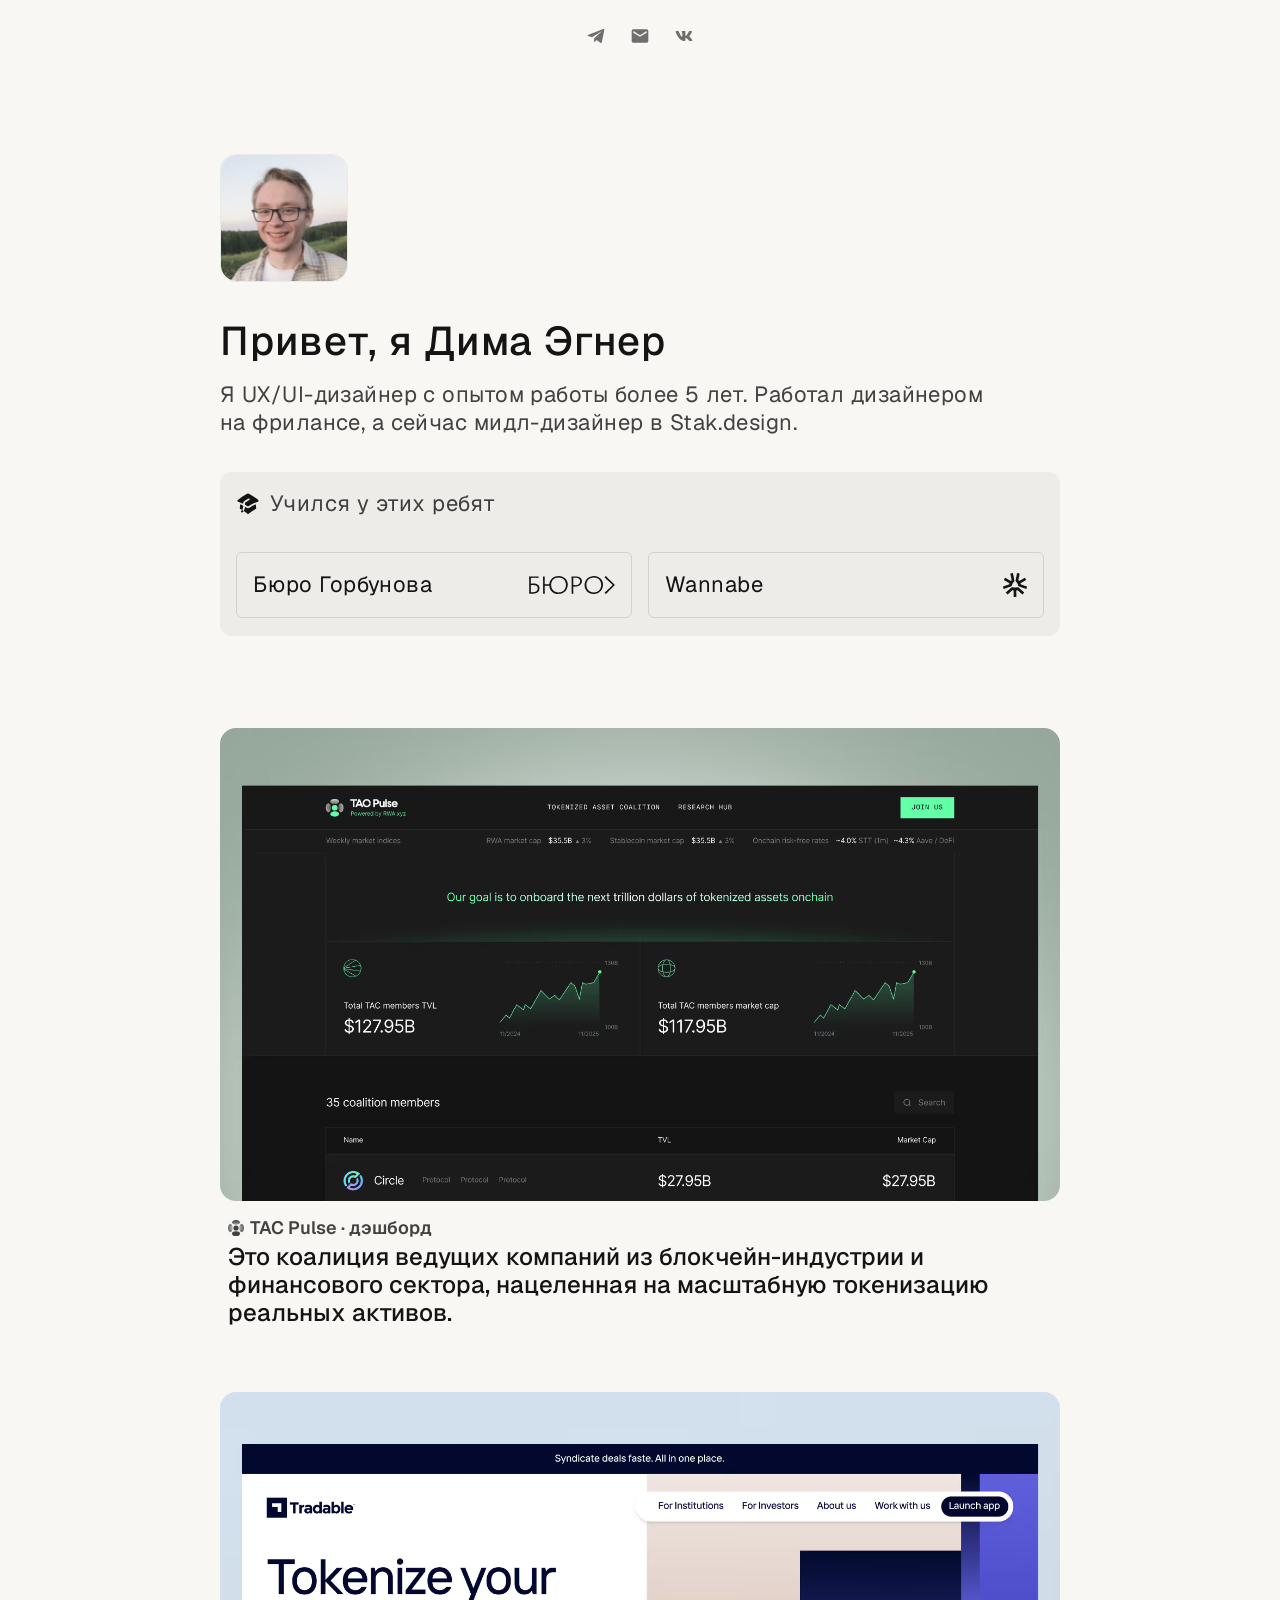
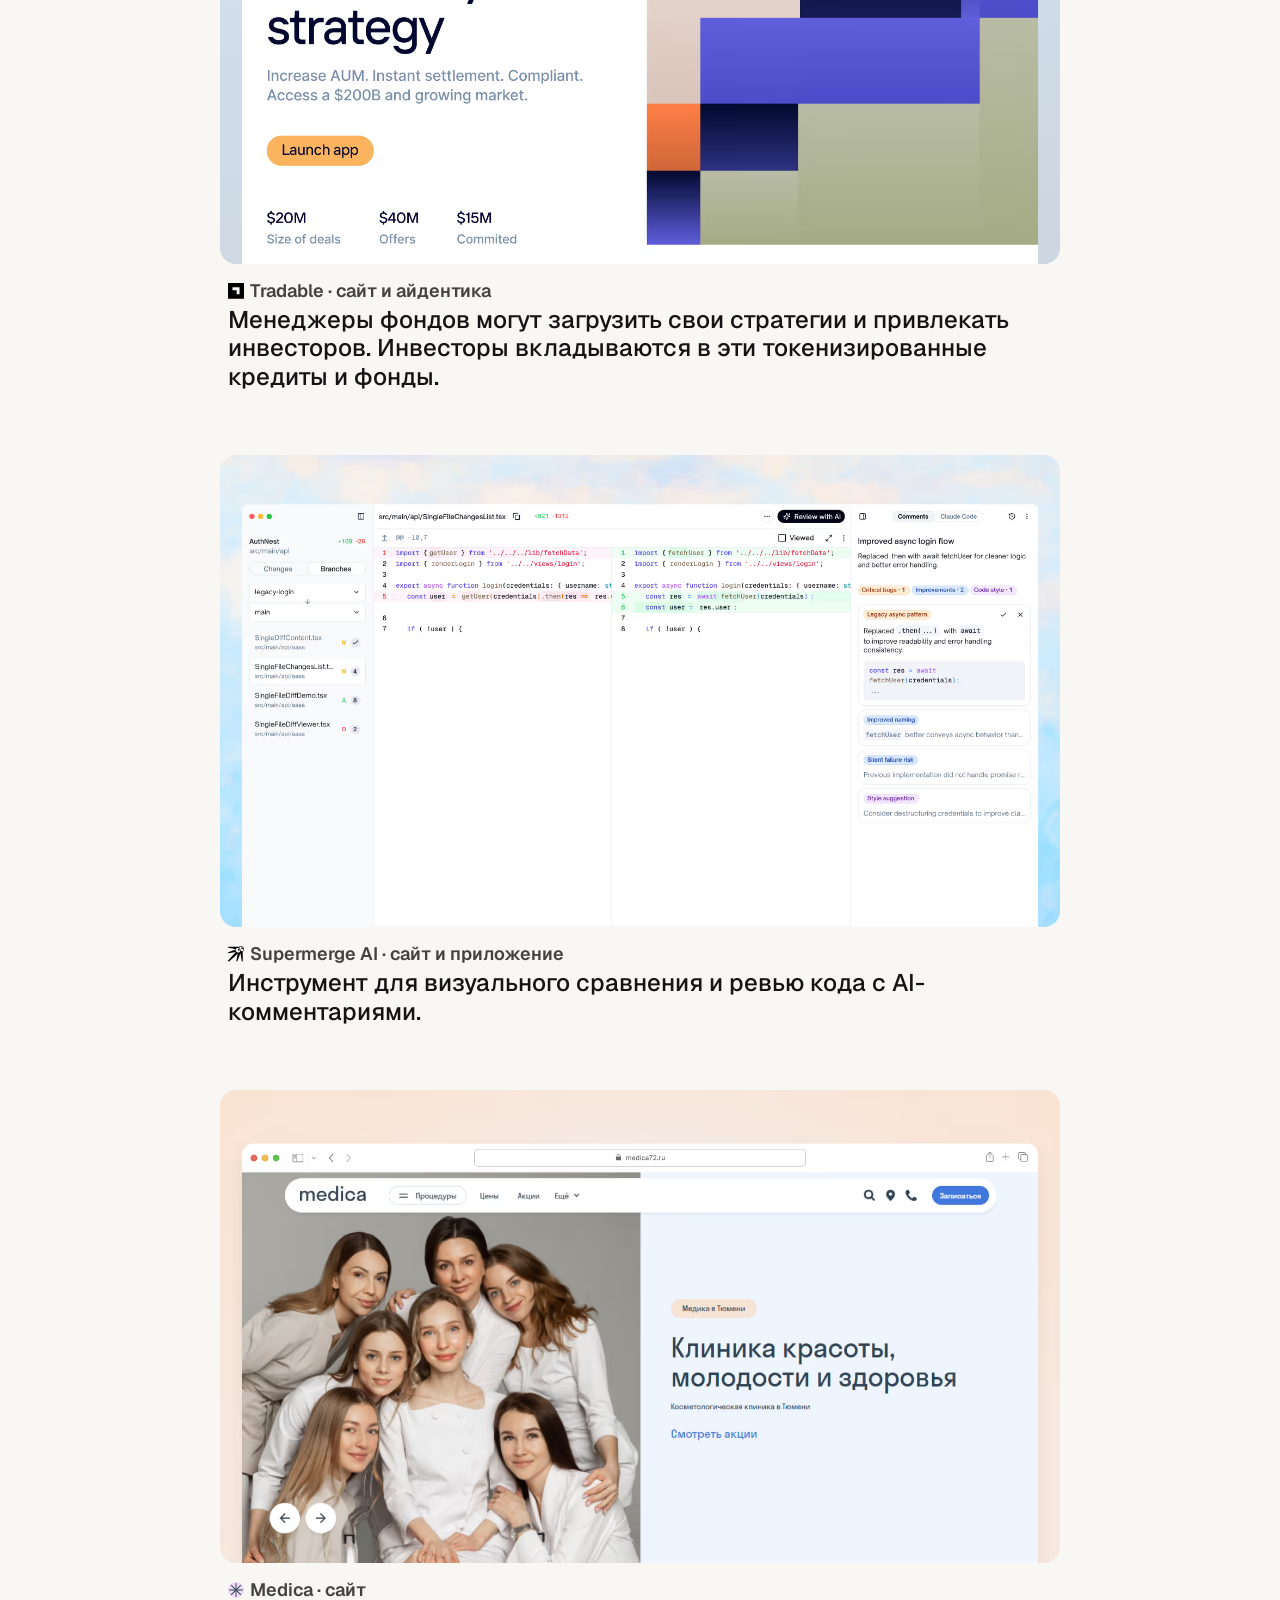
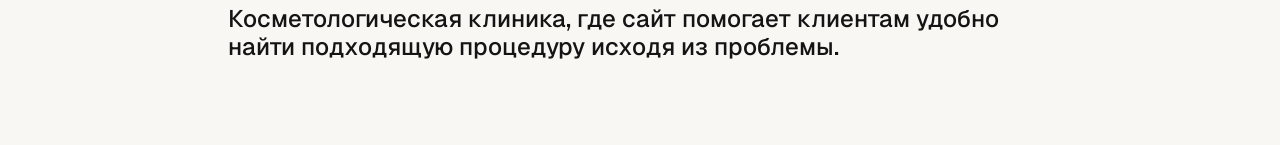
<file: index.html>
<!DOCTYPE html><html lang="ru"><head><meta charSet="utf-8"/><meta name="viewport" content="width=device-width, initial-scale=1"/><link rel="preload" as="image" href="/portfolio-assets/dima.avif"/><link rel="stylesheet" href="/_next/static/chunks/2ldv1-ealvp9x.css" data-precedence="next"/><link rel="preload" as="script" fetchPriority="low" href="/_next/static/chunks/0l9e8rka0c1dw.js"/><script src="/_next/static/chunks/1b9kekkhgz3uo.js" async=""></script><script src="/_next/static/chunks/1go8qqiddz7b4.js" async=""></script><script src="/_next/static/chunks/turbopack-28rmr3zoug-py.js" async=""></script><script src="/_next/static/chunks/008-lp4qcxkb4.js" async="" crossorigin=""></script><script src="/_next/static/chunks/3l8vhp6htur9x.js" async="" crossorigin=""></script><title>Дима Эгнер · UX/UI дизайнер</title><meta name="description" content="Портфолио UX/UI-дизайнера Димы Эгнера."/><link rel="icon" href="/portfolio-assets/6964e773358a96089b9b66de_3222.png"/><link rel="apple-touch-icon" href="/portfolio-assets/6964e773358a96089b9b66df_circle.png"/><script src="/_next/static/chunks/0cz1d0mv5g_q7.js" noModule=""></script></head><body><div hidden=""><!--$--><!--/$--></div><main class="portfolio-page"><header class="portfolio-navbar"><nav class="portfolio-nav-links" aria-label="Контакты"><a class="portfolio-nav-link" href="https://t.me/dimaegner" aria-label="Telegram" target="_blank" rel="noreferrer"><img alt="" loading="lazy" width="20" height="20" decoding="async" data-nimg="1" style="color:transparent" src="/portfolio-assets/tg.svg"/></a><a class="portfolio-nav-link" href="mailto:d.egner@yandex.ru" aria-label="Почта"><img alt="" loading="lazy" width="20" height="20" decoding="async" data-nimg="1" style="color:transparent" src="/portfolio-assets/email.svg"/></a><a class="portfolio-nav-link" href="https://vk.com/dimaegner" aria-label="ВКонтакте" target="_blank" rel="noreferrer"><img alt="" loading="lazy" width="20" height="20" decoding="async" data-nimg="1" style="color:transparent" src="/portfolio-assets/vk.svg"/></a></nav></header><section class="portfolio-hero"><div class="portfolio-container"><div class="portfolio-hero-content"><img alt="Дима Эгнер" width="128" height="128" decoding="async" data-nimg="1" class="portfolio-face" style="color:transparent" src="/portfolio-assets/dima.avif"/><div class="portfolio-intro"><h1>Привет, я Дима Эгнер</h1><p class="portfolio-lead">Я UX/UI-дизайнер с опытом работы более 5 лет. Работал дизайнером на фрилансе, а сейчас мидл-дизайнер в <a href="https://stak.design" target="_blank" rel="noreferrer">Stak.design</a>.</p></div><div class="portfolio-education"><div class="portfolio-education-heading"><img alt="" loading="lazy" width="24" height="24" decoding="async" data-nimg="1" style="color:transparent" src="/portfolio-assets/education-img.svg"/><span>Учился у этих ребят</span></div><div class="portfolio-education-blocks"><a href="https://bureau.ru/" target="_blank" rel="noreferrer"><span>Бюро Горбунова</span><img alt="" loading="lazy" width="86" height="24" decoding="async" data-nimg="1" style="color:transparent" src="/portfolio-assets/bureau.svg"/></a><a href="https://wannabe.ru/" target="_blank" rel="noreferrer"><span>Wannabe</span><img alt="" loading="lazy" width="24" height="24" decoding="async" data-nimg="1" style="color:transparent" src="/portfolio-assets/wannabe.svg"/></a></div></div></div></div></section><section class="portfolio-cases" aria-label="Избранные проекты"><div class="portfolio-container"><div class="portfolio-case-list"><a class="portfolio-case-card" href="/cases/tac.html"><div class="portfolio-case-image"><img alt="" loading="lazy" width="864" height="486" decoding="async" data-nimg="1" style="color:transparent" src="/portfolio-assets/preview-tac.avif"/></div><div class="portfolio-project-context"><div class="portfolio-project-name"><img alt="" loading="lazy" width="16" height="16" decoding="async" data-nimg="1" style="color:transparent" src="/portfolio-assets/preview-tac-logo.svg"/><h2>TAC Pulse · дэшборд</h2></div><p>Это коалиция ведущих компаний из блокчейн-индустрии и финансового сектора, нацеленная на масштабную токенизацию реальных активов.</p></div></a><a class="portfolio-case-card" href="/cases/tradable.html"><div class="portfolio-case-image"><img alt="" loading="lazy" width="864" height="486" decoding="async" data-nimg="1" style="color:transparent" src="/portfolio-assets/tradable-preview.avif"/></div><div class="portfolio-project-context"><div class="portfolio-project-name"><img alt="" loading="lazy" width="16" height="16" decoding="async" data-nimg="1" style="color:transparent" src="/portfolio-assets/preview-tradable-logo.svg"/><h2>Tradable · сайт и айдентика</h2></div><p>Менеджеры фондов могут загрузить свои стратегии и привлекать инвесторов. Инвесторы вкладываются в эти токенизированные кредиты и фонды.</p></div></a><a class="portfolio-case-card" href="/cases/supermerge.html"><div class="portfolio-case-image"><img alt="" loading="lazy" width="864" height="486" decoding="async" data-nimg="1" style="color:transparent" src="/portfolio-assets/preview-supermerge.avif"/></div><div class="portfolio-project-context"><div class="portfolio-project-name"><img alt="" loading="lazy" width="16" height="16" decoding="async" data-nimg="1" style="color:transparent" src="/portfolio-assets/preview-supermerge-logo.svg"/><h2>Supermerge AI · сайт и приложение</h2></div><p>Инструмент для визуального сравнения и ревью кода с AI-комментариями.</p></div></a><a class="portfolio-case-card" href="/cases/medica.html"><div class="portfolio-case-image"><img alt="" loading="lazy" width="864" height="486" decoding="async" data-nimg="1" style="color:transparent" src="/portfolio-assets/preview-medica.avif"/></div><div class="portfolio-project-context"><div class="portfolio-project-name"><img alt="" loading="lazy" width="16" height="16" decoding="async" data-nimg="1" style="color:transparent" src="/portfolio-assets/preview-medica-logo.svg"/><h2>Medica · сайт</h2></div><p>Косметологическая клиника, где сайт помогает клиентам удобно найти подходящую процедуру исходя из проблемы.</p></div></a></div></div></section></main><!--$--><!--/$--><script src="/_next/static/chunks/0l9e8rka0c1dw.js" id="_R_" async=""></script><script>(self.__next_f=self.__next_f||[]).push([0])</script><script>self.__next_f.push([1,"1:\"$Sreact.fragment\"\n2:I[22428,[\"/_next/static/chunks/008-lp4qcxkb4.js\"],\"default\"]\n3:I[12688,[\"/_next/static/chunks/008-lp4qcxkb4.js\"],\"default\"]\n4:I[95711,[\"/_next/static/chunks/008-lp4qcxkb4.js\",\"/_next/static/chunks/3l8vhp6htur9x.js\"],\"Image\"]\nf:I[91607,[\"/_next/static/chunks/008-lp4qcxkb4.js\"],\"default\",1]\n:HL[\"/_next/static/chunks/2ldv1-ealvp9x.css\",\"style\"]\n0:{\"P\":null,\"c\":[\"\",\"\"],\"q\":\"\",\"i\":false,\"f\":[[[\"\",{\"children\":[\"__PAGE__\",{},\"$undefined\",\"$undefined\",4608]},\"$undefined\",\"$undefined\",4624],[[\"$\",\"$1\",\"c\",{\"children\":[[[\"$\",\"script\",\"script-0\",{\"src\":\"/_next/static/chunks/008-lp4qcxkb4.js\",\"async\":true,\"nonce\":\"$undefined\"}]],[\"$\",\"html\",null,{\"lang\":\"ru\",\"children\":[\"$\",\"body\",null,{\"children\":[\"$\",\"$L2\",null,{\"parallelRouterKey\":\"children\",\"error\":\"$undefined\",\"errorStyles\":\"$undefined\",\"errorScripts\":\"$undefined\",\"template\":[\"$\",\"$L3\",null,{}],\"templateStyles\":\"$undefined\",\"templateScripts\":\"$undefined\",\"notFound\":[[[\"$\",\"title\",null,{\"children\":\"404: This page could not be found.\"}],[\"$\",\"div\",null,{\"style\":{\"fontFamily\":\"system-ui,\\\"Segoe UI\\\",Roboto,Helvetica,Arial,sans-serif,\\\"Apple Color Emoji\\\",\\\"Segoe UI Emoji\\\"\",\"height\":\"100vh\",\"textAlign\":\"center\",\"display\":\"flex\",\"flexDirection\":\"column\",\"alignItems\":\"center\",\"justifyContent\":\"center\"},\"children\":[\"$\",\"div\",null,{\"children\":[[\"$\",\"style\",null,{\"dangerouslySetInnerHTML\":{\"__html\":\"body{color:#000;background:#fff;margin:0}.next-error-h1{border-right:1px solid rgba(0,0,0,.3)}@media (prefers-color-scheme:dark){body{color:#fff;background:#000}.next-error-h1{border-right:1px solid rgba(255,255,255,.3)}}\"}}],[\"$\",\"h1\",null,{\"className\":\"next-error-h1\",\"style\":{\"display\":\"inline-block\",\"margin\":\"0 20px 0 0\",\"padding\":\"0 23px 0 0\",\"fontSize\":24,\"fontWeight\":500,\"verticalAlign\":\"top\",\"lineHeight\":\"49px\"},\"children\":404}],[\"$\",\"div\",null,{\"style\":{\"display\":\"inline-block\"},\"children\":[\"$\",\"h2\",null,{\"style\":{\"fontSize\":14,\"fontWeight\":400,\"lineHeight\":\"49px\",\"margin\":0},\"children\":\"This page could not be found.\"}]}]]}]}]],[]],\"forbidden\":\"$undefined\",\"unauthorized\":\"$undefined\"}]}]}]]}],{\"children\":[[\"$\",\"$1\",\"c\",{\"children\":[[\"$\",\"main\",null,{\"className\":\"portfolio-page\",\"children\":[[\"$\",\"header\",null,{\"className\":\"portfolio-navbar\",\"children\":[\"$\",\"nav\",null,{\"className\":\"portfolio-nav-links\",\"aria-label\":\"Контакты\",\"children\":[[\"$\",\"a\",\"Telegram\",{\"className\":\"portfolio-nav-link\",\"href\":\"https://t.me/dimaegner\",\"aria-label\":\"Telegram\",\"target\":\"_blank\",\"rel\":\"noreferrer\",\"children\":[\"$\",\"$L4\",null,{\"src\":\"/portfolio-assets/tg.svg\",\"alt\":\"\",\"width\":20,\"height\":20}]}],[\"$\",\"a\",\"Почта\",{\"className\":\"portfolio-nav-link\",\"href\":\"mailto:d.egner@yandex.ru\",\"aria-label\":\"Почта\",\"target\":\"$undefined\",\"rel\":\"$undefined\",\"children\":[\"$\",\"$L4\",null,{\"src\":\"/portfolio-assets/email.svg\",\"alt\":\"\",\"width\":20,\"height\":20}]}],[\"$\",\"a\",\"ВКонтакте\",{\"className\":\"portfolio-nav-link\",\"href\":\"https://vk.com/dimaegner\",\"aria-label\":\"ВКонтакте\",\"target\":\"_blank\",\"rel\":\"noreferrer\",\"children\":[\"$\",\"$L4\",null,{\"src\":\"/portfolio-assets/vk.svg\",\"alt\":\"\",\"width\":20,\"height\":20}]}]]}]}],[\"$\",\"section\",null,{\"className\":\"portfolio-hero\",\"children\":[\"$\",\"div\",null,{\"className\":\"portfolio-container\",\"children\":[\"$\",\"div\",null,{\"className\":\"portfolio-hero-content\",\"children\":[[\"$\",\"$L4\",null,{\"className\":\"portfolio-face\",\"src\":\"/portfolio-assets/dima.avif\",\"alt\":\"Дима Эгнер\",\"width\":128,\"height\":128,\"priority\":true}],[\"$\",\"div\",null,{\"className\":\"portfolio-intro\",\"children\":[[\"$\",\"h1\",null,{\"children\":\"Привет, я Дима Эгнер\"}],[\"$\",\"p\",null,{\"className\":\"portfolio-lead\",\"children\":[\"Я UX/UI-дизайнер с опытом работы более 5 лет. Работал дизайнером на фрилансе, а сейчас мидл-дизайнер в \",[\"$\",\"a\",null,{\"href\":\"https://stak.design\",\"target\":\"_blank\",\"rel\":\"noreferrer\",\"children\":\"Stak.design\"}],\".\"]}]]}],[\"$\",\"div\",null,{\"className\":\"portfolio-education\",\"children\":[[\"$\",\"div\",null,{\"className\":\"portfolio-education-heading\",\"children\":[[\"$\",\"$L4\",null,{\"src\":\"/portfolio-assets/education-img.svg\",\"alt\":\"\",\"width\":24,\"height\":24}],[\"$\",\"span\",null,{\"children\":\"Учился у этих ребят\"}]]}],[\"$\",\"div\",null,{\"className\":\"portfolio-education-blocks\",\"children\":[[\"$\",\"a\",null,{\"href\":\"https://bureau.ru/\",\"target\":\"_blank\",\"rel\":\"noreferrer\",\"children\":[[\"$\",\"span\",null,{\"children\":\"Бюро Горбунова\"}],[\"$\",\"$L4\",null,{\"src\":\"/portfolio-assets/bureau.svg\",\"alt\":\"\",\"width\":86,\"height\":24}]]}],[\"$\",\"a\",null,{\"href\":\"https://wannabe.ru/\",\"target\":\"_blank\",\"rel\":\"noreferrer\",\"children\":[[\"$\",\"span\",null,{\"children\":\"Wannabe\"}],[\"$\",\"$L4\",null,{\"src\":\"/portfolio-assets/wannabe.svg\",\"alt\":\"\",\"width\":24,\"height\":24}]]}]]}]]}]]}]}]}],[\"$\",\"section\",null,{\"className\":\"portfolio-cases\",\"aria-label\":\"Избранные проекты\",\"children\":[\"$\",\"div\",null,{\"className\":\"portfolio-container\",\"children\":[\"$\",\"div\",null,{\"className\":\"portfolio-case-list\",\"children\":[[\"$\",\"a\",\"TAC Pulse · дэшборд\",{\"className\":\"portfolio-case-card\",\"href\":\"/cases/tac.html\",\"children\":[[\"$\",\"div\",null,{\"className\":\"portfolio-case-image\",\"children\":[\"$\",\"$L4\",null,{\"src\":\"/portfolio-assets/preview-tac.avif\",\"alt\":\"\",\"width\":864,\"height\":486}]}],[\"$\",\"div\",null,{\"className\":\"portfolio-project-context\",\"children\":[[\"$\",\"div\",null,{\"className\":\"portfolio-project-name\",\"children\":[\"$L5\",\"$L6\"]}],\"$L7\"]}]]}],\"$L8\",\"$L9\",\"$La\"]}]}]}]]}],[\"$Lb\",\"$Lc\"],\"$Ld\"]}],{},null,false,null]},null,false,null],\"$Le\",false]],\"m\":\"$undefined\",\"G\":[\"$f\",[]],\"S\":true,\"h\":null,\"r\":\"$undefined\",\"s\":\"$undefined\",\"a\":\"$undefined\",\"l\":\"$undefined\",\"p\":\"$undefined\",\"d\":\"$undefined\",\"b\":\"p6d4A9nBxo-8zlPdc-mjr\"}\n10:I[18200,[\"/_next/static/chunks/008-lp4qcxkb4.js\"],\"OutletBoundary\"]\n11:\"$Sreact.suspense\"\n13:I[18200,[\"/_next/static/chunks/008-lp4qcxkb4.js\"],\"ViewportBoundary\"]\n15:I[18200,[\"/_next/static/chunks/008-lp4qcxkb4.js\"],\"MetadataBoundary\"]\n5:[\"$\",\"$L4\",null,{\"src\":\"/portfolio-assets/preview-tac-logo.svg\",\"alt\":\"\",\"width\":16,\"height\":16}]\n6:[\"$\",\"h2\",null,{\"children\":\"TAC Pulse · дэшборд\"}]\n7:[\"$\",\"p\",null,{\"children\":\"Это коалиция ведущих компаний из блокчейн-индустрии и финансового сектора, нацеленная на масштабную токенизацию реальных активов.\"}]\n8:[\"$\",\"a\",\"Tradable · сайт и айдентика\",{\"className\":\"portfolio-case-card\",\"href\":\"/cases/tradable.html\",\"children\":[[\"$\",\"div\",null,{\"className\":\"portfolio-case-image\",\"children\":[\"$\",\"$L4\",null,{\"src\":\"/portfolio-assets/tradable-preview.avif\",\"alt\":\"\",\"width\":864,\"height\":486}]}],[\"$\",\"div\",null,{\"className\":\"portfolio-project-context\",\"children\":[[\"$\",\"div\",null,{\"className\":\"portfolio-project-name\",\"children\":[[\"$\",\"$L4\",null,{\"src\":\"/portfolio-assets/preview-tradable-logo.svg\",\"alt\":\"\",\"width\":16,\"height\":16}],[\"$\",\"h2\",null,{\"children\":\"Tradable · сайт и айдентика\"}]]}],[\"$\",\"p\",null,{\"children\":\"Менеджеры фондов могут загрузить свои стратегии и привлекать инвесторов. Инвесторы вкладываются в эти токенизированные кредиты и фонды.\"}]]}]]}]\n9:[\"$\",\"a\",\"Supermerge AI · сайт и приложение\",{\"className\":\"portfolio-case-card\",\"href\":\"/cases/supermerge.html\",\"children\":[[\"$\",\"div\",null,{\"className\":\"portfolio-case-image\",\"children\":[\"$\",\"$L4\",null,{\"src\":\"/portfolio-assets/preview-supermerge.avif\",\"alt\":\"\",\"width\":864,\"height\":486}]}],[\"$\",\"div\",null,{\"className\":\"portfolio-project-context\",\"children\":[[\"$\",\"div\",null,{\"className\":\"portfolio-project-name\",\"children\":[[\"$\",\"$L4\",null,{\"src\":\"/portfolio-assets/preview-supermerge-logo.svg\",\"alt\":\"\",\"width\":16,\"height\":16}],[\"$\",\"h2\",null,{\"children\":\"Supermerge AI · сайт и приложение\"}]]}],[\"$\",\"p\",null,{\"children\":\"Инструмент для визуального сравнения и ревью кода с AI-комментариями.\"}]]}]]}]\na:[\"$\",\"a\",\"Medica · сайт\",{\"className\":\"portfolio-case-card\",\"href\":\"/cases/medica.html\",\"children\":[[\"$\",\"div\",null,{\"className\":\"portfolio-case-image\",\"children\":[\"$\",\"$L4\",null,{\"src\":\"/portfolio-assets/preview-medica.avif\",\"alt\":\"\",\"width\":864,\"height\":486}]}],[\"$\",\"div\",null,{\"className\":\"portfolio-project-context\",\"children\":[[\"$\",\"div\",null,{\"className\":\"portfolio-project-name\",\"children\":[[\"$\",\"$L4\",null,{\"src\":\"/portfolio-assets/preview-medica-logo.svg\",\"alt\":\"\",\"width\":16,\"height\":16}],[\"$\",\"h2\",null,{\"children\":\"Medica · сайт\"}]]}],[\"$\",\"p\",null,{\"children\":\"Косметологическая клиника, где сайт помогает клиентам удобно найти подходящую процедуру исходя из проблемы.\"}]]}]]}]\nb:[\"$\",\"link\",\"0\",{\"rel\":\"stylesheet\",\"href\":\"/_next/static/chunks/2ldv1-ealvp9x.css\",\"precedence\":\"next\",\"crossOrigin\":\"$undefined\",\"nonce\":\"$undefined\"}]\nc:[\"$\",\"script\",\"script-0\",{\"src\":\"/_next/static/chunks/3l8vhp6htur9x.js\",\"async\":true,\"nonce\":\"$undefined\"}]\nd:[\"$\",\"$L10\",null,{\"children\":[\"$\",\"$11\",null,{\"name\":\"Next.MetadataOutlet\",\"children\":\"$@12\"}]}]\ne:[\"$\",\"$1\",\"h\",{\"children\":[null,[\"$\",\"$L13\",null,{\"children\":\"$L14\"}],[\"$\",\"div\",null,{\"hidden\":true,\"children\":[\"$\",\"$L15\",null,{\"children\":[\"$\",\"$11\",null,{\"name\":\"Next.Metadata\",\"children\":\"$L16\"}]}]}],null]}]\n14:[[\"$\",\"meta\",\"0\",{\"charSet\":\"utf-8\"}],[\"$\",\"meta\",\"1\",{\"name\":\"viewport\",\"content\":\"width=device-width, initial-scale=1\"}]]\n17:I[99996,[\"/_next/static/chunks/008-lp4qcxkb4.js\"],\"IconMark\"]\n12:null\n16:[[\"$\",\"title\",\"0\",{\"children\":\"Дима Эгнер · UX/UI дизайнер\"}],[\"$\",\"meta\",\"1\",{\"name\":\"description\",\"content\":\"Портфолио UX/UI-дизайнера Димы Эгнера.\"}],[\"$\",\"link\",\"2\",{\"rel\":\"icon\",\"href\":\"/portfolio-assets/6964e773358a96089b9b66de_3222.png\"}],[\"$\",\"link\",\"3\",{\"rel\":\"apple-touch-icon\",\"href\":\"/portfolio-assets/6964e773358a96089b9b66df_circle.png\"}],[\"$\",\"$L17\",\"4\",{}]]\n"])</script></body></html>
</file>
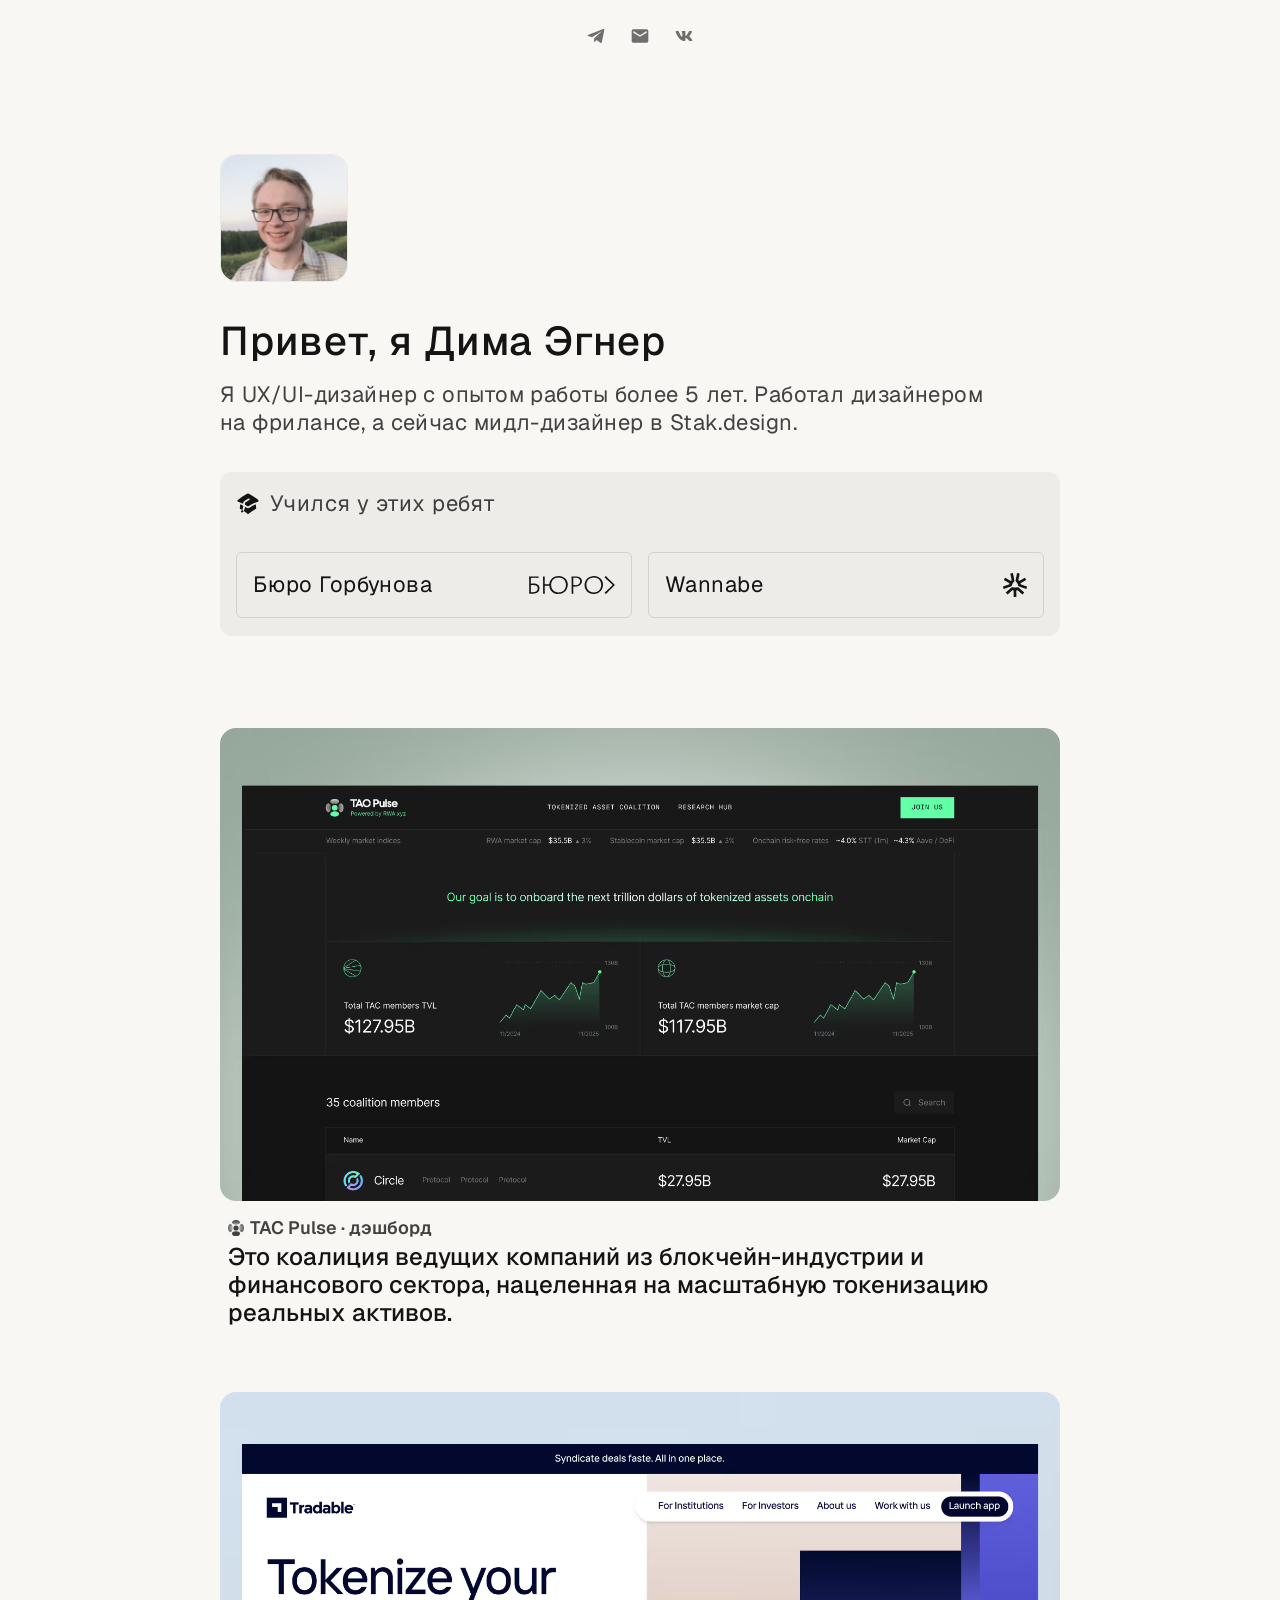
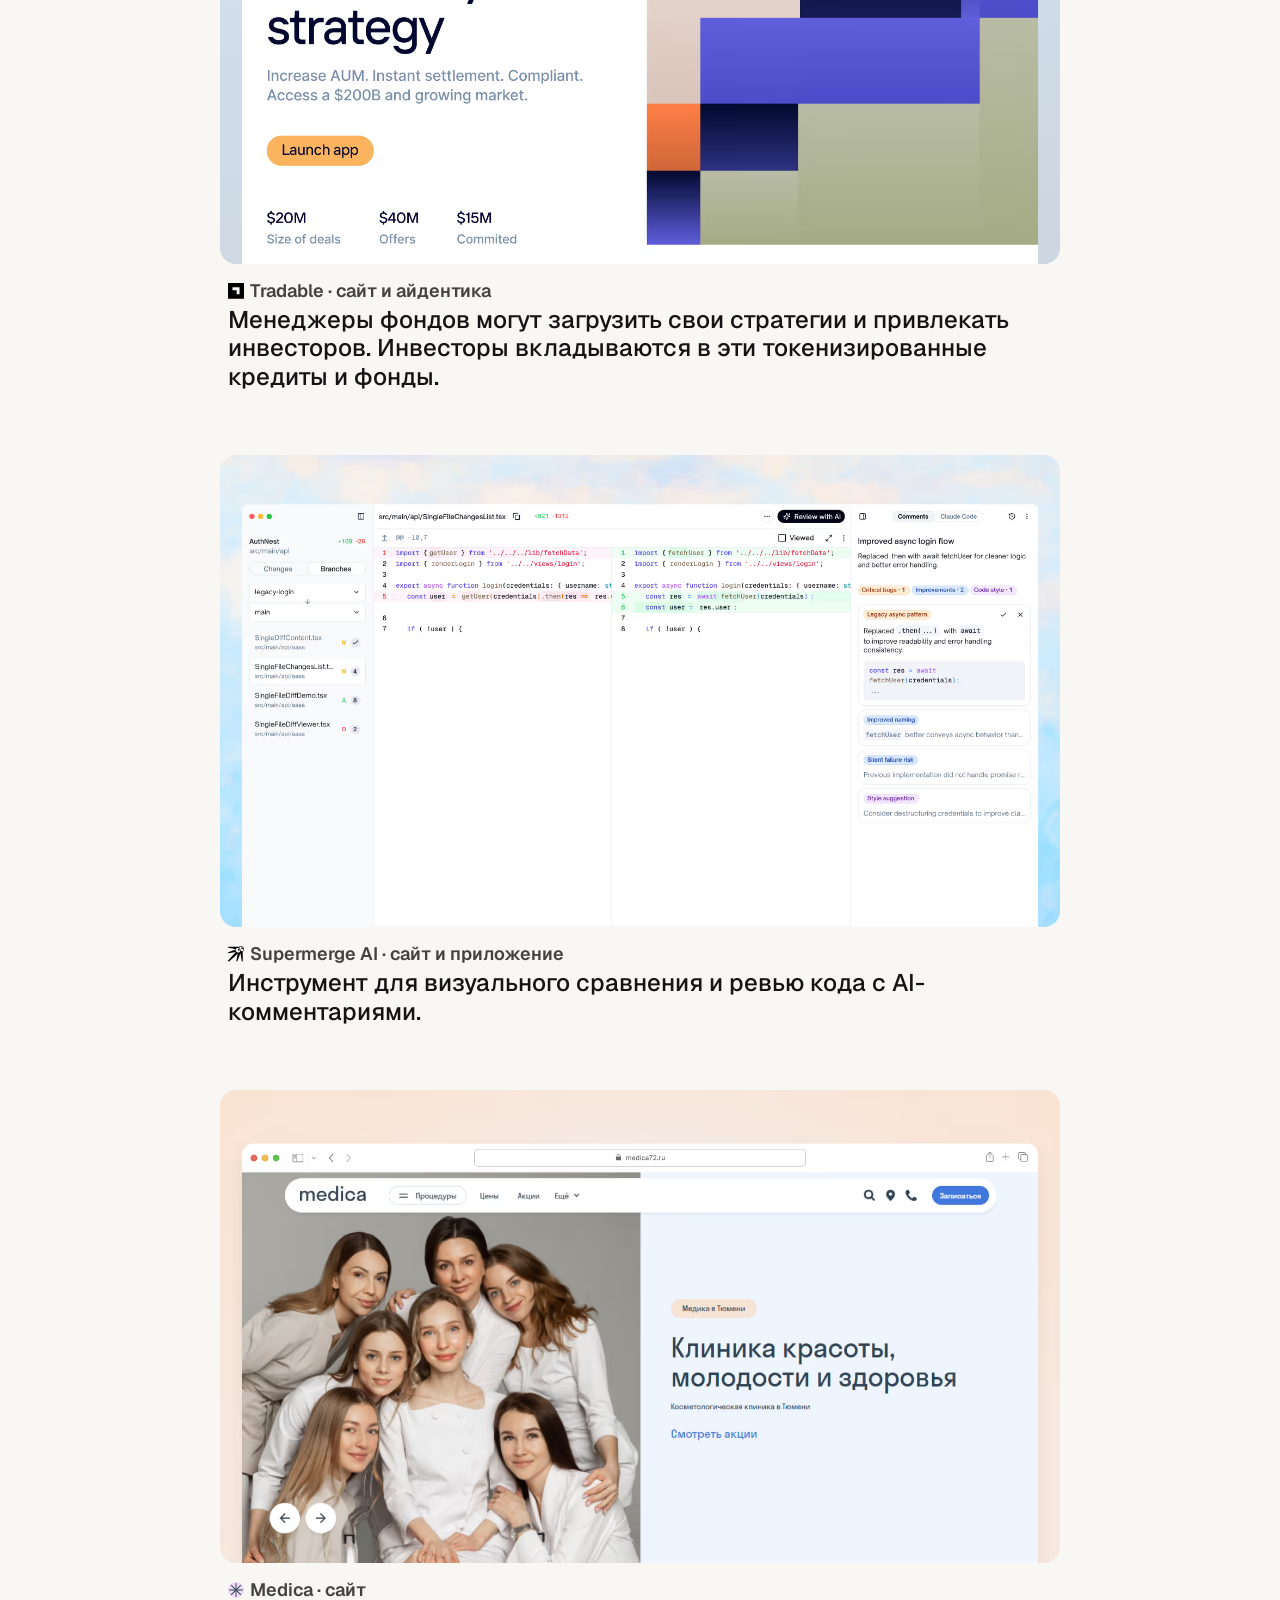
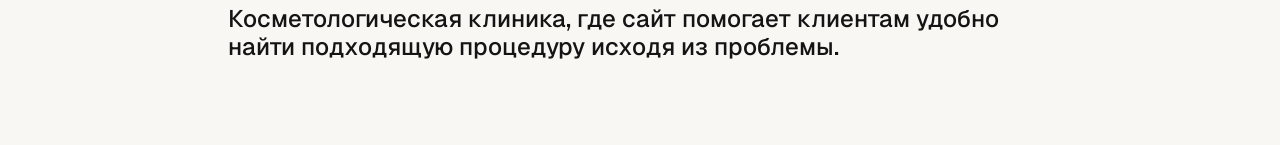
<file: portfolio.html>
<!DOCTYPE html><html lang="ru"><head><meta charSet="utf-8"/><meta name="viewport" content="width=device-width, initial-scale=1"/><link rel="preload" as="image" href="/portfolio-assets/dima.avif"/><link rel="stylesheet" href="/_next/static/chunks/2ldv1-ealvp9x.css" data-precedence="next"/><link rel="preload" as="script" fetchPriority="low" href="/_next/static/chunks/0l9e8rka0c1dw.js"/><script src="/_next/static/chunks/1b9kekkhgz3uo.js" async=""></script><script src="/_next/static/chunks/1go8qqiddz7b4.js" async=""></script><script src="/_next/static/chunks/turbopack-28rmr3zoug-py.js" async=""></script><script src="/_next/static/chunks/008-lp4qcxkb4.js" async="" crossorigin=""></script><script src="/_next/static/chunks/3l8vhp6htur9x.js" async="" crossorigin=""></script><title>Дима Эгнер · UX/UI дизайнер</title><meta name="description" content="Портфолио UX/UI-дизайнера Димы Эгнера."/><link rel="icon" href="/portfolio-assets/6964e773358a96089b9b66de_3222.png"/><link rel="apple-touch-icon" href="/portfolio-assets/6964e773358a96089b9b66df_circle.png"/><script src="/_next/static/chunks/0cz1d0mv5g_q7.js" noModule=""></script></head><body><div hidden=""><!--$--><!--/$--></div><main class="portfolio-page"><header class="portfolio-navbar"><nav class="portfolio-nav-links" aria-label="Контакты"><a class="portfolio-nav-link" href="https://t.me/dimaegner" aria-label="Telegram" target="_blank" rel="noreferrer"><img alt="" loading="lazy" width="20" height="20" decoding="async" data-nimg="1" style="color:transparent" src="/portfolio-assets/tg.svg"/></a><a class="portfolio-nav-link" href="mailto:d.egner@yandex.ru" aria-label="Почта"><img alt="" loading="lazy" width="20" height="20" decoding="async" data-nimg="1" style="color:transparent" src="/portfolio-assets/email.svg"/></a><a class="portfolio-nav-link" href="https://vk.com/dimaegner" aria-label="ВКонтакте" target="_blank" rel="noreferrer"><img alt="" loading="lazy" width="20" height="20" decoding="async" data-nimg="1" style="color:transparent" src="/portfolio-assets/vk.svg"/></a></nav></header><section class="portfolio-hero"><div class="portfolio-container"><div class="portfolio-hero-content"><img alt="Дима Эгнер" width="128" height="128" decoding="async" data-nimg="1" class="portfolio-face" style="color:transparent" src="/portfolio-assets/dima.avif"/><div class="portfolio-intro"><h1>Привет, я Дима Эгнер</h1><p class="portfolio-lead">Я UX/UI-дизайнер с опытом работы более 5 лет. Работал дизайнером на фрилансе, а сейчас мидл-дизайнер в <a href="https://stak.design" target="_blank" rel="noreferrer">Stak.design</a>.</p></div><div class="portfolio-education"><div class="portfolio-education-heading"><img alt="" loading="lazy" width="24" height="24" decoding="async" data-nimg="1" style="color:transparent" src="/portfolio-assets/education-img.svg"/><span>Учился у этих ребят</span></div><div class="portfolio-education-blocks"><a href="https://bureau.ru/" target="_blank" rel="noreferrer"><span>Бюро Горбунова</span><img alt="" loading="lazy" width="86" height="24" decoding="async" data-nimg="1" style="color:transparent" src="/portfolio-assets/bureau.svg"/></a><a href="https://wannabe.ru/" target="_blank" rel="noreferrer"><span>Wannabe</span><img alt="" loading="lazy" width="24" height="24" decoding="async" data-nimg="1" style="color:transparent" src="/portfolio-assets/wannabe.svg"/></a></div></div></div></div></section><section class="portfolio-cases" aria-label="Избранные проекты"><div class="portfolio-container"><div class="portfolio-case-list"><a class="portfolio-case-card" href="/cases/tac.html"><div class="portfolio-case-image"><img alt="" loading="lazy" width="864" height="486" decoding="async" data-nimg="1" style="color:transparent" src="/portfolio-assets/preview-tac.avif"/></div><div class="portfolio-project-context"><div class="portfolio-project-name"><img alt="" loading="lazy" width="16" height="16" decoding="async" data-nimg="1" style="color:transparent" src="/portfolio-assets/preview-tac-logo.svg"/><h2>TAC Pulse · дэшборд</h2></div><p>Это коалиция ведущих компаний из блокчейн-индустрии и финансового сектора, нацеленная на масштабную токенизацию реальных активов.</p></div></a><a class="portfolio-case-card" href="/cases/tradable.html"><div class="portfolio-case-image"><img alt="" loading="lazy" width="864" height="486" decoding="async" data-nimg="1" style="color:transparent" src="/portfolio-assets/tradable-preview.avif"/></div><div class="portfolio-project-context"><div class="portfolio-project-name"><img alt="" loading="lazy" width="16" height="16" decoding="async" data-nimg="1" style="color:transparent" src="/portfolio-assets/preview-tradable-logo.svg"/><h2>Tradable · сайт и айдентика</h2></div><p>Менеджеры фондов могут загрузить свои стратегии и привлекать инвесторов. Инвесторы вкладываются в эти токенизированные кредиты и фонды.</p></div></a><a class="portfolio-case-card" href="/cases/supermerge.html"><div class="portfolio-case-image"><img alt="" loading="lazy" width="864" height="486" decoding="async" data-nimg="1" style="color:transparent" src="/portfolio-assets/preview-supermerge.avif"/></div><div class="portfolio-project-context"><div class="portfolio-project-name"><img alt="" loading="lazy" width="16" height="16" decoding="async" data-nimg="1" style="color:transparent" src="/portfolio-assets/preview-supermerge-logo.svg"/><h2>Supermerge AI · сайт и приложение</h2></div><p>Инструмент для визуального сравнения и ревью кода с AI-комментариями.</p></div></a><a class="portfolio-case-card" href="/cases/medica.html"><div class="portfolio-case-image"><img alt="" loading="lazy" width="864" height="486" decoding="async" data-nimg="1" style="color:transparent" src="/portfolio-assets/preview-medica.avif"/></div><div class="portfolio-project-context"><div class="portfolio-project-name"><img alt="" loading="lazy" width="16" height="16" decoding="async" data-nimg="1" style="color:transparent" src="/portfolio-assets/preview-medica-logo.svg"/><h2>Medica · сайт</h2></div><p>Косметологическая клиника, где сайт помогает клиентам удобно найти подходящую процедуру исходя из проблемы.</p></div></a></div></div></section></main><!--$--><!--/$--><script src="/_next/static/chunks/0l9e8rka0c1dw.js" id="_R_" async=""></script><script>(self.__next_f=self.__next_f||[]).push([0])</script><script>self.__next_f.push([1,"1:\"$Sreact.fragment\"\n2:I[22428,[\"/_next/static/chunks/008-lp4qcxkb4.js\"],\"default\"]\n3:I[12688,[\"/_next/static/chunks/008-lp4qcxkb4.js\"],\"default\"]\n4:I[95711,[\"/_next/static/chunks/008-lp4qcxkb4.js\",\"/_next/static/chunks/3l8vhp6htur9x.js\"],\"Image\"]\nf:I[91607,[\"/_next/static/chunks/008-lp4qcxkb4.js\"],\"default\",1]\n:HL[\"/_next/static/chunks/2ldv1-ealvp9x.css\",\"style\"]\nd:X\n0:{\"P\":null,\"c\":[\"\",\"portfolio\"],\"q\":\"\",\"i\":false,\"f\":[[[\"\",{\"children\":[\"portfolio\",{\"children\":[\"__PAGE__\",{},\"$undefined\",\"$undefined\",4608]},\"$undefined\",\"$undefined\",4608]},\"$undefined\",\"$undefined\",4624],[[\"$\",\"$1\",\"c\",{\"children\":[[[\"$\",\"script\",\"script-0\",{\"src\":\"/_next/static/chunks/008-lp4qcxkb4.js\",\"async\":true,\"nonce\":\"$undefined\"}]],[\"$\",\"html\",null,{\"lang\":\"ru\",\"children\":[\"$\",\"body\",null,{\"children\":[\"$\",\"$L2\",null,{\"parallelRouterKey\":\"children\",\"error\":\"$undefined\",\"errorStyles\":\"$undefined\",\"errorScripts\":\"$undefined\",\"template\":[\"$\",\"$L3\",null,{}],\"templateStyles\":\"$undefined\",\"templateScripts\":\"$undefined\",\"notFound\":[[[\"$\",\"title\",null,{\"children\":\"404: This page could not be found.\"}],[\"$\",\"div\",null,{\"style\":{\"fontFamily\":\"system-ui,\\\"Segoe UI\\\",Roboto,Helvetica,Arial,sans-serif,\\\"Apple Color Emoji\\\",\\\"Segoe UI Emoji\\\"\",\"height\":\"100vh\",\"textAlign\":\"center\",\"display\":\"flex\",\"flexDirection\":\"column\",\"alignItems\":\"center\",\"justifyContent\":\"center\"},\"children\":[\"$\",\"div\",null,{\"children\":[[\"$\",\"style\",null,{\"dangerouslySetInnerHTML\":{\"__html\":\"body{color:#000;background:#fff;margin:0}.next-error-h1{border-right:1px solid rgba(0,0,0,.3)}@media (prefers-color-scheme:dark){body{color:#fff;background:#000}.next-error-h1{border-right:1px solid rgba(255,255,255,.3)}}\"}}],[\"$\",\"h1\",null,{\"className\":\"next-error-h1\",\"style\":{\"display\":\"inline-block\",\"margin\":\"0 20px 0 0\",\"padding\":\"0 23px 0 0\",\"fontSize\":24,\"fontWeight\":500,\"verticalAlign\":\"top\",\"lineHeight\":\"49px\"},\"children\":404}],[\"$\",\"div\",null,{\"style\":{\"display\":\"inline-block\"},\"children\":[\"$\",\"h2\",null,{\"style\":{\"fontSize\":14,\"fontWeight\":400,\"lineHeight\":\"49px\",\"margin\":0},\"children\":\"This page could not be found.\"}]}]]}]}]],[]],\"forbidden\":\"$undefined\",\"unauthorized\":\"$undefined\"}]}]}]]}],{\"children\":[[\"$\",\"$1\",\"c\",{\"children\":[null,[\"$\",\"$L2\",null,{\"parallelRouterKey\":\"children\",\"error\":\"$undefined\",\"errorStyles\":\"$undefined\",\"errorScripts\":\"$undefined\",\"template\":[\"$\",\"$L3\",null,{}],\"templateStyles\":\"$undefined\",\"templateScripts\":\"$undefined\",\"notFound\":\"$undefined\",\"forbidden\":\"$undefined\",\"unauthorized\":\"$undefined\"}]]}],{\"children\":[[\"$\",\"$1\",\"c\",{\"children\":[[\"$\",\"main\",null,{\"className\":\"portfolio-page\",\"children\":[[\"$\",\"header\",null,{\"className\":\"portfolio-navbar\",\"children\":[\"$\",\"nav\",null,{\"className\":\"portfolio-nav-links\",\"aria-label\":\"Контакты\",\"children\":[[\"$\",\"a\",\"Telegram\",{\"className\":\"portfolio-nav-link\",\"href\":\"https://t.me/dimaegner\",\"aria-label\":\"Telegram\",\"target\":\"_blank\",\"rel\":\"noreferrer\",\"children\":[\"$\",\"$L4\",null,{\"src\":\"/portfolio-assets/tg.svg\",\"alt\":\"\",\"width\":20,\"height\":20}]}],[\"$\",\"a\",\"Почта\",{\"className\":\"portfolio-nav-link\",\"href\":\"mailto:d.egner@yandex.ru\",\"aria-label\":\"Почта\",\"target\":\"$undefined\",\"rel\":\"$undefined\",\"children\":[\"$\",\"$L4\",null,{\"src\":\"/portfolio-assets/email.svg\",\"alt\":\"\",\"width\":20,\"height\":20}]}],[\"$\",\"a\",\"ВКонтакте\",{\"className\":\"portfolio-nav-link\",\"href\":\"https://vk.com/dimaegner\",\"aria-label\":\"ВКонтакте\",\"target\":\"_blank\",\"rel\":\"noreferrer\",\"children\":[\"$\",\"$L4\",null,{\"src\":\"/portfolio-assets/vk.svg\",\"alt\":\"\",\"width\":20,\"height\":20}]}]]}]}],[\"$\",\"section\",null,{\"className\":\"portfolio-hero\",\"children\":[\"$\",\"div\",null,{\"className\":\"portfolio-container\",\"children\":[\"$\",\"div\",null,{\"className\":\"portfolio-hero-content\",\"children\":[[\"$\",\"$L4\",null,{\"className\":\"portfolio-face\",\"src\":\"/portfolio-assets/dima.avif\",\"alt\":\"Дима Эгнер\",\"width\":128,\"height\":128,\"priority\":true}],[\"$\",\"div\",null,{\"className\":\"portfolio-intro\",\"children\":[[\"$\",\"h1\",null,{\"children\":\"Привет, я Дима Эгнер\"}],[\"$\",\"p\",null,{\"className\":\"portfolio-lead\",\"children\":[\"Я UX/UI-дизайнер с опытом работы более 5 лет. Работал дизайнером на фрилансе, а сейчас мидл-дизайнер в \",[\"$\",\"a\",null,{\"href\":\"https://stak.design\",\"target\":\"_blank\",\"rel\":\"noreferrer\",\"children\":\"Stak.design\"}],\".\"]}]]}],[\"$\",\"div\",null,{\"className\":\"portfolio-education\",\"children\":[[\"$\",\"div\",null,{\"className\":\"portfolio-education-heading\",\"children\":[[\"$\",\"$L4\",null,{\"src\":\"/portfolio-assets/education-img.svg\",\"alt\":\"\",\"width\":24,\"height\":24}],[\"$\",\"span\",null,{\"children\":\"Учился у этих ребят\"}]]}],[\"$\",\"div\",null,{\"className\":\"portfolio-education-blocks\",\"children\":[[\"$\",\"a\",null,{\"href\":\"https://bureau.ru/\",\"target\":\"_blank\",\"rel\":\"noreferrer\",\"children\":[[\"$\",\"span\",null,{\"children\":\"Бюро Горбунова\"}],[\"$\",\"$L4\",null,{\"src\":\"/portfolio-assets/bureau.svg\",\"alt\":\"\",\"width\":86,\"height\":24}]]}],[\"$\",\"a\",null,{\"href\":\"https://wannabe.ru/\",\"target\":\"_blank\",\"rel\":\"noreferrer\",\"children\":[[\"$\",\"span\",null,{\"children\":\"Wannabe\"}],[\"$\",\"$L4\",null,{\"src\":\"/portfolio-assets/wannabe.svg\",\"alt\":\"\",\"width\":24,\"height\":24}]]}]]}]]}]]}]}]}],[\"$\",\"section\",null,{\"className\":\"portfolio-cases\",\"aria-label\":\"Избранные проекты\",\"children\":[\"$\",\"div\",null,{\"className\":\"portfolio-container\",\"children\":[\"$\",\"div\",null,{\"className\":\"portfolio-case-list\",\"children\":[[\"$\",\"a\",\"TAC Pulse · дэшборд\",{\"className\":\"portfolio-case-card\",\"href\":\"/cases/tac.html\",\"children\":[[\"$\",\"div\",null,{\"className\":\"portfolio-case-image\",\"children\":\"$L5\"}],\"$L6\"]}],\"$L7\",\"$L8\",\"$L9\"]}]}]}]]}],[\"$La\",\"$Lb\"],\"$Lc\"]}],{},null,false,null]},null,false,\"$d\"]},null,false,null],\"$Le\",false]],\"m\":\"$undefined\",\"G\":[\"$f\",[]],\"S\":true,\"h\":null,\"r\":\"$undefined\",\"s\":\"$undefined\",\"a\":\"$undefined\",\"l\":\"$undefined\",\"p\":\"$undefined\",\"d\":\"$undefined\",\"b\":\"p6d4A9nBxo-8zlPdc-mjr\"}\n10:I[18200,[\"/_next/static/chunks/008-lp4qcxkb4.js\"],\"OutletBoundary\"]\n11:\"$Sreact.suspense\"\n13:I[18200,[\"/_next/static/chunks/008-lp4qcxkb4.js\"],\"ViewportBoundary\"]\n15:I[18200,[\"/_next/static/chunks/008-lp4qcxkb4.js\"],\"MetadataBoundary\"]\n5:[\"$\",\"$L4\",null,{\"src\":\"/portfolio-assets/preview-tac.avif\",\"alt\":\"\",\"width\":864,\"height\":486}]\n6:[\"$\",\"div\",null,{\"className\":\"portfolio-project-context\",\"children\":[[\"$\",\"div\",null,{\"className\":\"portfolio-project-name\",\"children\":[[\"$\",\"$L4\",null,{\"src\":\"/portfolio-assets/preview-tac-logo.svg\",\"alt\":\"\",\"width\":16,\"height\":16}],[\"$\",\"h2\",null,{\"children\":\"TAC Pulse · дэшборд\"}]]}],[\"$\",\"p\",null,{\"children\":\"Это коалиция ведущих компаний из блокчейн-индустрии и финансового сектора, нацеленная на масштабную токенизацию реальных активов.\"}]]}]\n7:[\"$\",\"a\",\"Tradable · сайт и айдентика\",{\"className\":\"portfolio-case-card\",\"href\":\"/cases/tradable.html\",\"children\":[[\"$\",\"div\",null,{\"className\":\"portfolio-case-image\",\"children\":[\"$\",\"$L4\",null,{\"src\":\"/portfolio-assets/tradable-preview.avif\",\"alt\":\"\",\"width\":864,\"height\":486}]}],[\"$\",\"div\",null,{\"className\":\"portfolio-project-context\",\"children\":[[\"$\",\"div\",null,{\"className\":\"portfolio-project-name\",\"children\":[[\"$\",\"$L4\",null,{\"src\":\"/portfolio-assets/preview-tradable-logo.svg\",\"alt\":\"\",\"width\":16,\"height\":16}],[\"$\",\"h2\",null,{\"children\":\"Tradable · сайт и айдентика\"}]]}],[\"$\",\"p\",null,{\"children\":\"Менеджеры фондов могут загрузить свои стратегии и привлекать инвесторов. Инвесторы вкладываются в эти токенизированные кредиты и фонды.\"}]]}]]}]\n8:[\"$\",\"a\",\"Supermerge AI · сайт и приложение\",{\"className\":\"portfolio-case-card\",\"href\":\"/cases/supermerge.html\",\"children\":[[\"$\",\"div\",null,{\"className\":\"portfolio-case-image\",\"children\":[\"$\",\"$L4\",null,{\"src\":\"/portfolio-assets/preview-supermerge.avif\",\"alt\":\"\",\"width\":864,\"height\":486}]}],[\"$\",\"div\",null,{\"className\":\"portfolio-project-context\",\"children\":[[\"$\",\"div\",null,{\"className\":\"portfolio-project-name\",\"children\":[[\"$\",\"$L4\",null,{\"src\":\"/portfolio-assets/preview-supermerge-logo.svg\",\"alt\":\"\",\"width\":16,\"height\":16}],[\"$\",\"h2\",null,{\"children\":\"Supermerge AI · сайт и приложение\"}]]}],[\"$\",\"p\",null,{\"children\":\"Инструмент для визуального сравнения и ревью кода с AI-комментариями.\"}]]}]]}]\n9:[\"$\",\"a\",\"Medica · сайт\",{\"className\":\"portfolio-case-card\",\"href\":\"/cases/medica.html\",\"children\":[[\"$\",\"div\",null,{\"className\":\"portfolio-case-image\",\"children\":[\"$\",\"$L4\",null,{\"src\":\"/portfolio-assets/preview-medica.avif\",\"alt\":\"\",\"width\":864,\"height\":486}]}],[\"$\",\"div\",null,{\"className\":\"portfolio-project-context\",\"children\":[[\"$\",\"div\",null,{\"className\":\"portfolio-project-name\",\"children\":[[\"$\",\"$L4\",null,{\"src\":\"/portfolio-assets/preview-medica-logo.svg\",\"alt\":\"\",\"width\":16,\"height\":16}],[\"$\",\"h2\",null,{\"children\":\"Medica · сайт\"}]]}],[\"$\",\"p\",null,{\"children\":\"Косметологическая клиника, где сайт помогает клиентам удобно найти подходящую процедуру исходя из проблемы.\"}]]}]]}]\na:[\"$\",\"link\",\"0\",{\"rel\":\"stylesheet\",\"href\":\"/_next/static/chunks/2ldv1-ealvp9x.css\",\"precedence\":\"next\",\"crossOrigin\":\"$undefined\",\"nonce\":\"$undefined\"}]\nb:[\"$\",\"script\",\"script-0\",{\"src\":\"/_next/static/chunks/3l8vhp6htur9x.js\",\"async\":true,\"nonce\":\"$undefined\"}]\nc:[\"$\",\"$L10\",null,{\"children\":[\"$\",\"$11\",null,{\"name\":\"Next.MetadataOutlet\",\"children\":\"$@12\"}]}]\ne:[\"$\",\"$1\",\"h\",{\"children\":[null,[\"$\",\"$L13\",null,{\"children\":\"$L14\"}],[\"$\",\"div\",null,{\"hidden\":true,\"children\":[\"$\",\"$L15\",null,{\"children\":[\"$\",\"$11\",null,{\"name\":\"Next.Metadata\",\"children\":\"$L16\"}]}]}],null]}]\nd:C\n14:[[\"$\",\"meta\",\"0\",{\"charSet\":\"utf-8\"}],[\"$\",\"meta\",\"1\",{\"name\":\"viewport\",\"content\":\"width=device-width, initial-scale=1\"}]]\n17:I[99996,[\"/_next/static/chunks/008-lp4qcxkb4.js\"],\"IconMark\"]\n12:null\n16:[[\"$\",\"title\",\"0\",{\"children\":\"Дима Эгнер · UX/UI дизайнер\"}],[\"$\",\"meta\",\"1\",{\"name\":\"description\",\"content\":\"Портфолио UX/UI-дизайнера Димы Эгнера.\"}],[\"$\",\"link\",\"2\",{\"rel\":\"icon\",\"href\":\"/portfolio-assets/6964e773358a96089b9b66de_3222.png\"}],[\"$\",\"link\",\"3\",{\"rel\":\"apple-touch-icon\",\"href\":\"/portfolio-assets/6964e773358a96089b9b66df_circle.png\"}],[\"$\",\"$L17\",\"4\",{}]]\n"])</script></body></html>
</file>
<file: _next/static/chunks/2ldv1-ealvp9x.css>
html,body{margin:0;padding:0}@font-face{font-family:Geist;src:url(/portfolio-assets/geist-300.ttf)format("truetype");font-style:normal;font-weight:300;font-display:swap}@font-face{font-family:Geist;src:url(/portfolio-assets/geist-400.ttf)format("truetype");font-style:normal;font-weight:400;font-display:swap}@font-face{font-family:Geist;src:url(/portfolio-assets/geist-500.ttf)format("truetype");font-style:normal;font-weight:500;font-display:swap}@font-face{font-family:Geist;src:url(/portfolio-assets/geist-600.ttf)format("truetype");font-style:normal;font-weight:600;font-display:swap}@font-face{font-family:Geist;src:url(/portfolio-assets/geist-700.ttf)format("truetype");font-style:normal;font-weight:700;font-display:swap}.portfolio-page{--portfolio-black:#141414;--portfolio-muted:#888;color:var(--portfolio-black);background:#f9f7f4;min-height:100vh;font-family:Geist,Arial,sans-serif;font-size:16px;line-height:1.45}.portfolio-page *{box-sizing:border-box}.portfolio-page a{color:inherit}.portfolio-container{width:100%;max-width:944px;margin:0 auto;padding:0 40px}.portfolio-navbar{justify-content:center;align-items:center;height:72px;display:flex}.portfolio-nav-links{gap:8px;display:flex}.portfolio-nav-link{opacity:.55;justify-content:center;align-items:center;width:36px;height:36px;transition:opacity .2s;display:flex!important}.portfolio-nav-link:hover{opacity:1}.portfolio-nav-link img{width:20px;height:20px}.portfolio-hero{padding:82px 0 0}.portfolio-hero-content{flex-direction:column;align-items:flex-start;gap:36px;padding:0 12px;display:flex}.portfolio-face{object-fit:cover;border:1px solid #e9e9e9;border-radius:16px;width:128px;height:128px}.portfolio-intro{flex-direction:column;gap:16px;display:flex}.portfolio-intro h1{letter-spacing:.02em;margin:0;font-size:40px;font-weight:500;line-height:1.15}.portfolio-lead{letter-spacing:.02em;color:#141414cc;max-width:800px;margin:0;font-size:22px;line-height:1.28}.portfolio-lead a{text-decoration:none;display:inline-block}.portfolio-lead a:hover{text-decoration:underline}.portfolio-education{background:#332b170d;border-radius:12px;flex-direction:column;gap:32px;width:100%;padding:16px 16px 18px;display:flex}.portfolio-education-heading{letter-spacing:.02em;color:#141414cc;align-items:center;gap:10px;font-size:22px;display:flex}.portfolio-education-heading img{width:24px;height:24px}.portfolio-education-blocks{gap:16px;display:flex}.portfolio-education-blocks a{letter-spacing:.02em;border:1px solid #d4d1cc;border-radius:6px;justify-content:space-between;align-items:center;gap:16px;width:100%;padding:16px;font-size:22px;text-decoration:none;display:flex}.portfolio-education-blocks a:hover{background:#ffffff8c}.portfolio-education-blocks img{object-fit:contain;max-width:86px;max-height:24px}.portfolio-cases{padding:80px 0 64px}.portfolio-case-list{flex-direction:column;gap:32px;display:flex}.portfolio-case-card{background:0 0;border:1px solid #0000;border-radius:28px;flex-direction:column;gap:8px;padding:11px;text-decoration:none;transition:filter .2s,background .2s;display:flex}.portfolio-case-card:hover,.portfolio-case-card:focus-visible{filter:drop-shadow(0 28px 30px #b0b0b02b);background:linear-gradient(#fff,#fff) padding-box padding-box,linear-gradient(#f0f0f0,#dbdbdb) border-box}.portfolio-case-image{border-radius:16px;overflow:hidden}.portfolio-case-image img{aspect-ratio:16/9;object-fit:cover;width:100%;height:auto;display:block}.portfolio-project-context{flex-direction:column;gap:4px;padding:8px;display:flex}.portfolio-project-name{align-items:center;gap:6px;display:flex}.portfolio-project-name img{object-fit:contain;width:16px;height:16px}.portfolio-project-name h2{color:#141414cc;margin:0;font-size:18px;font-weight:600;line-height:22px}.portfolio-project-context p{color:#141414;margin:0;font-size:24px;font-weight:500;line-height:1.18}@media (max-width:767px){.portfolio-container{padding:0 8px}.portfolio-hero{padding-top:56px}.portfolio-hero-content{gap:28px;padding:0 8px}.portfolio-face{width:96px;height:96px}.portfolio-intro{gap:12px}.portfolio-intro h1{font-size:28px;line-height:32px}.portfolio-lead{font-size:18px;line-height:24px}.portfolio-education{gap:24px;padding:12px}.portfolio-education-heading{font-size:18px}.portfolio-education-blocks{flex-direction:column;gap:8px}.portfolio-education-blocks a{padding:18px 16px;font-size:18px}.portfolio-cases{padding-top:48px}.portfolio-case-list{gap:16px}.portfolio-case-card{padding:8px}.portfolio-case-image{border-radius:8px}.portfolio-project-name h2{font-size:14px;line-height:20px}.portfolio-project-context p{font-size:16px;line-height:22px}.portfolio-footer{margin-top:48px}.portfolio-footer-content{gap:24px;padding:40px 8px}}@media (prefers-reduced-motion:reduce){.portfolio-page *{scroll-behavior:auto!important;transition:none!important}}
</file>
